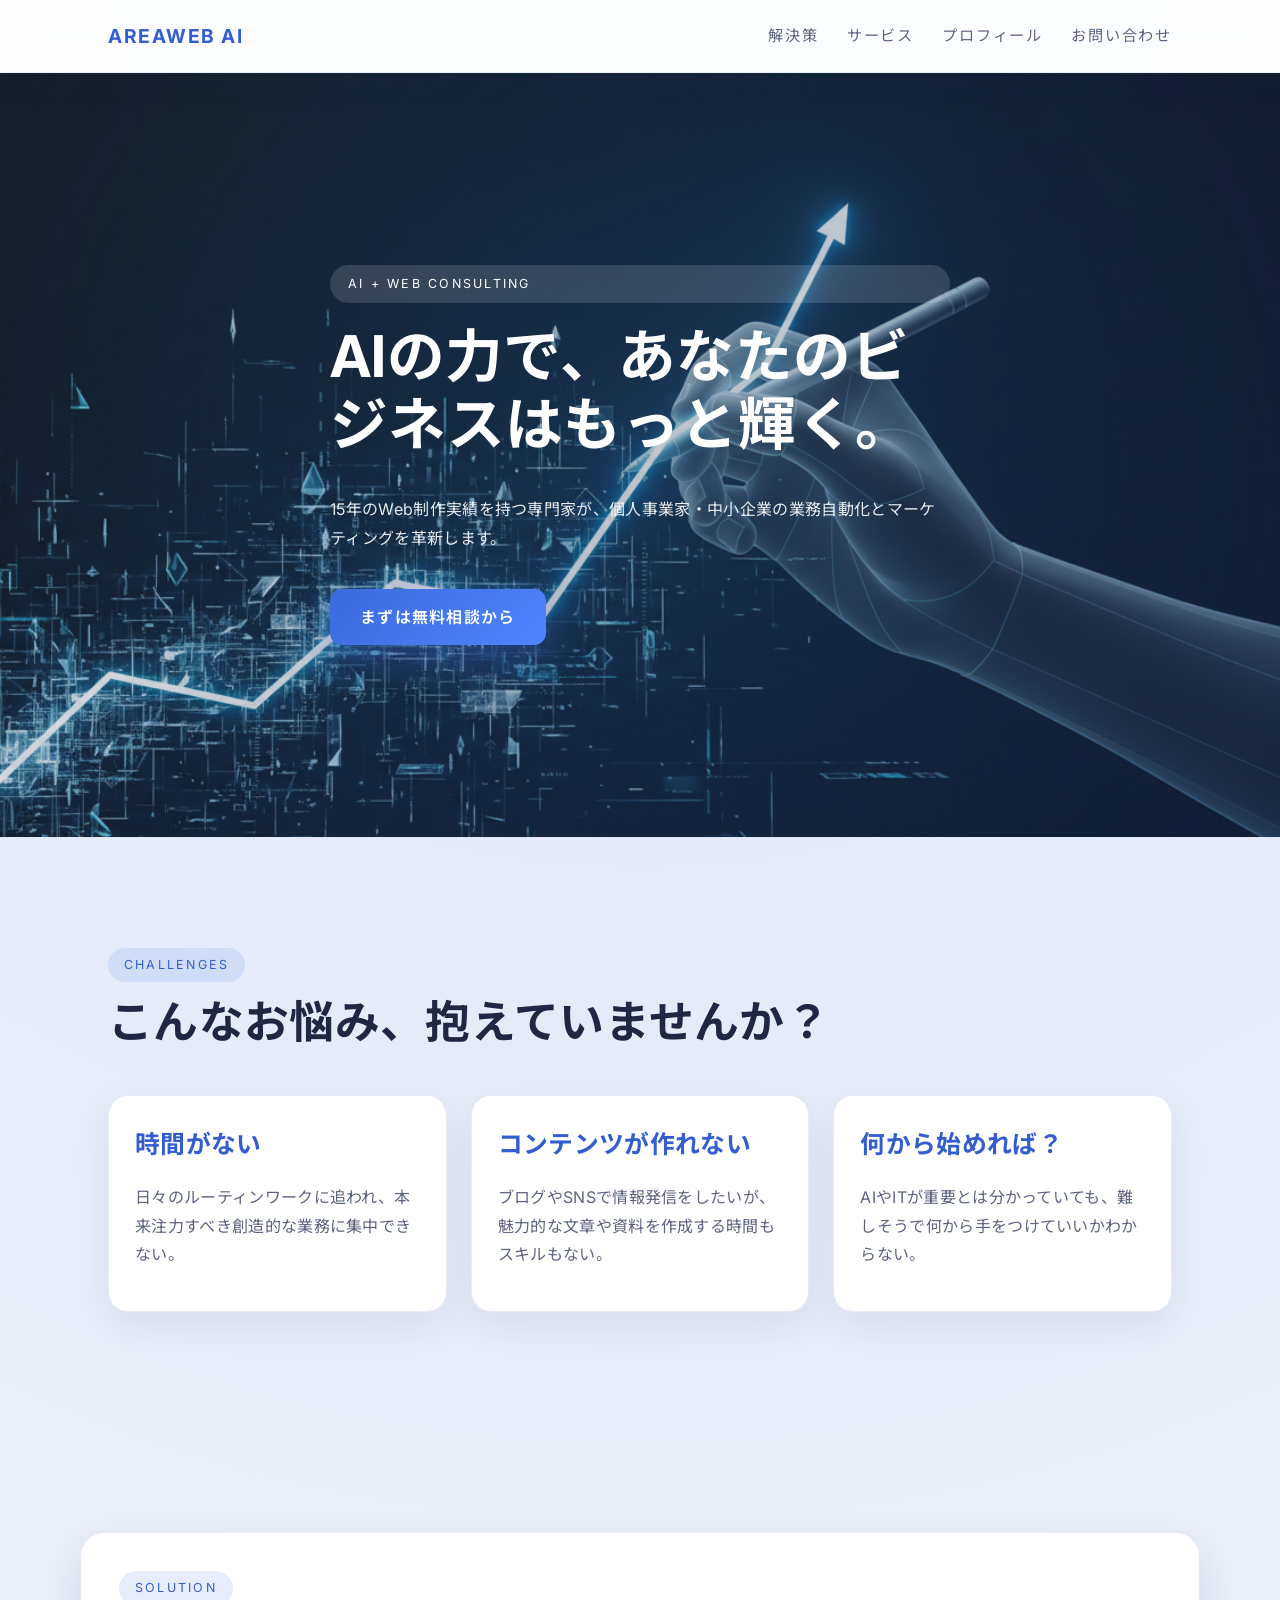
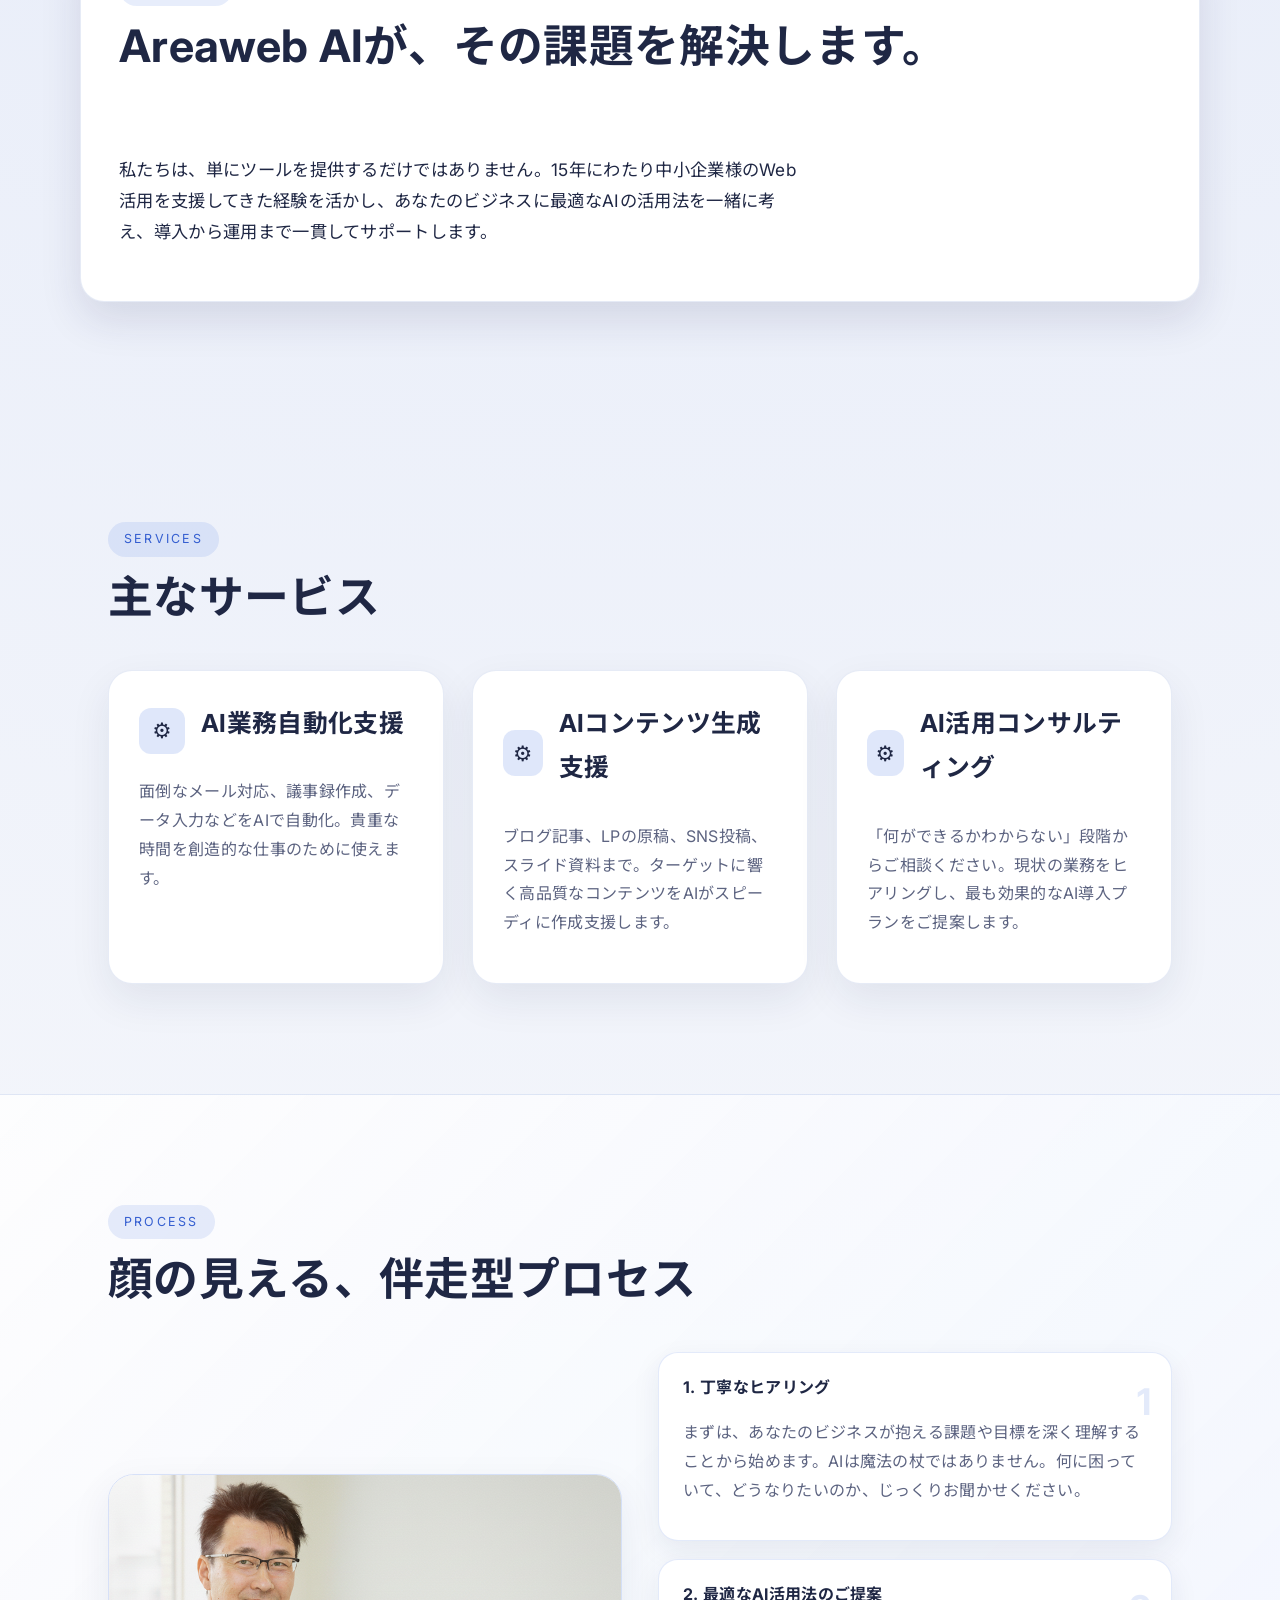
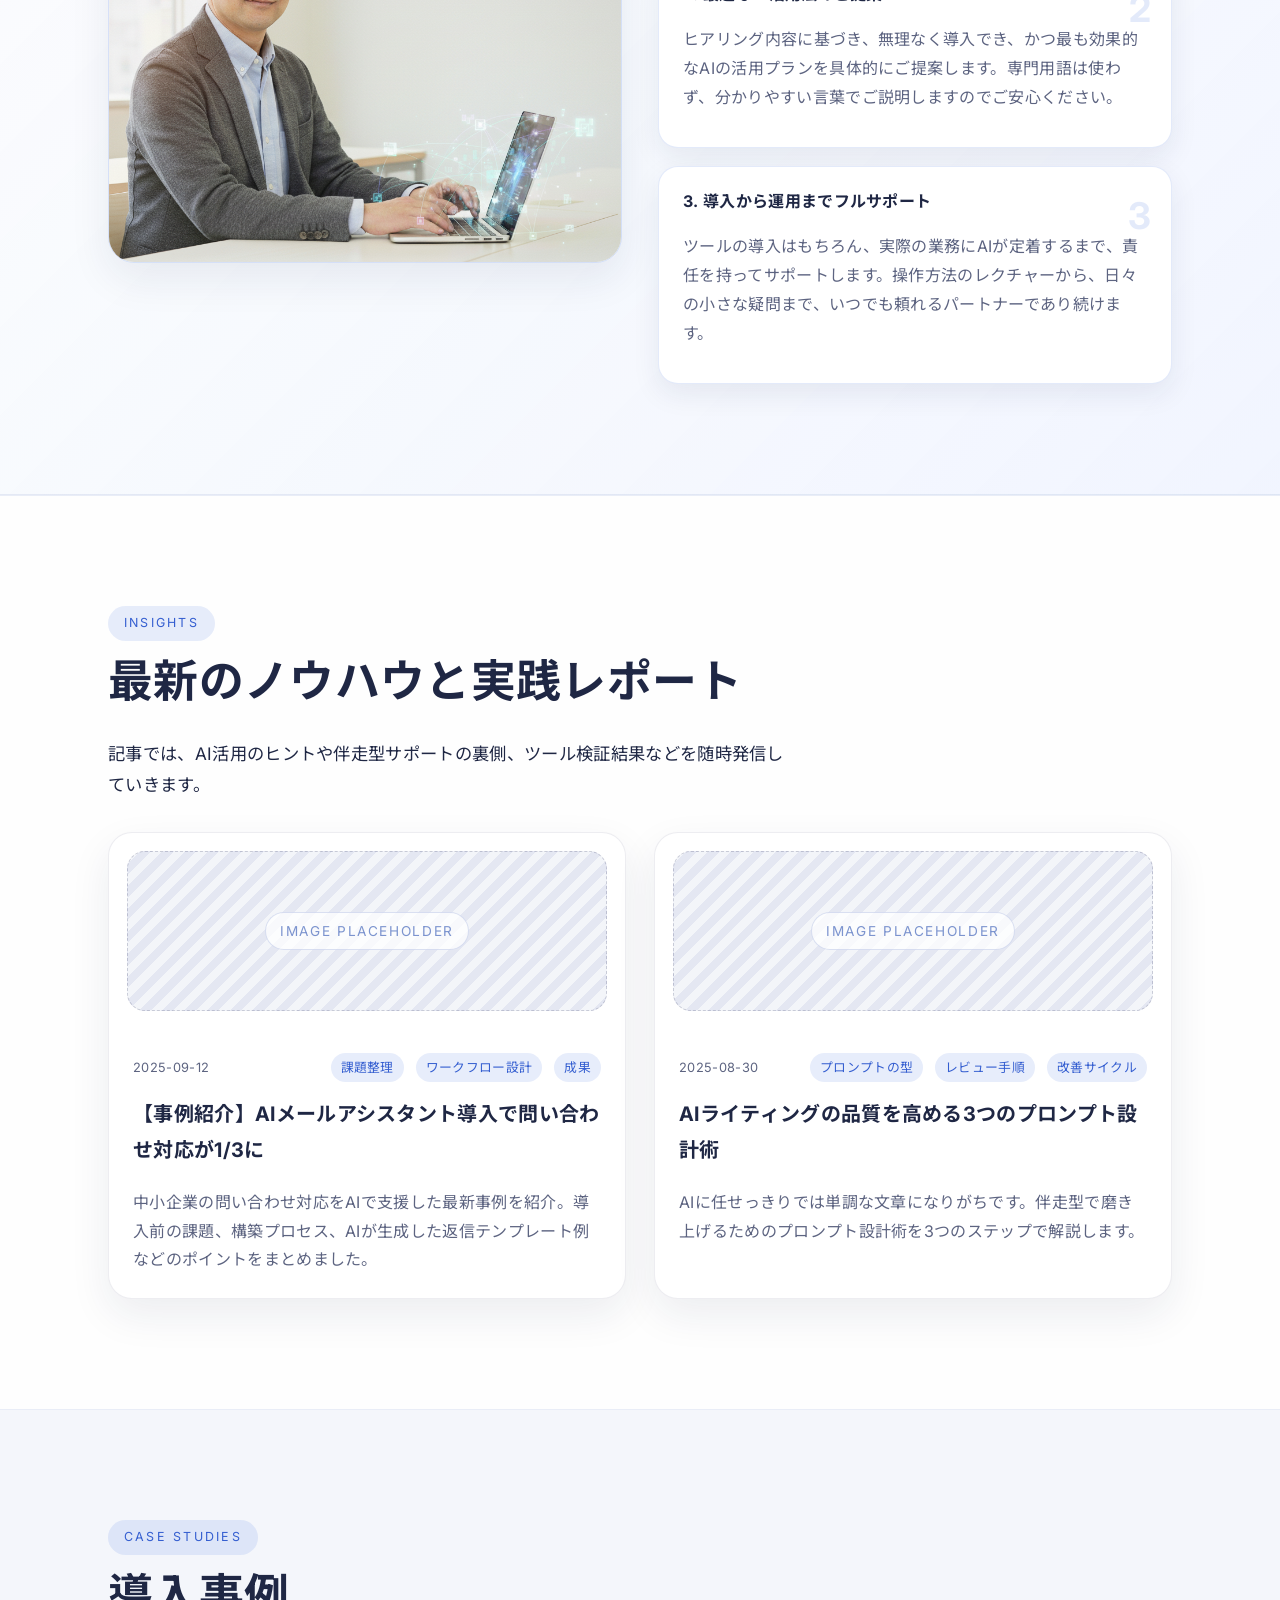
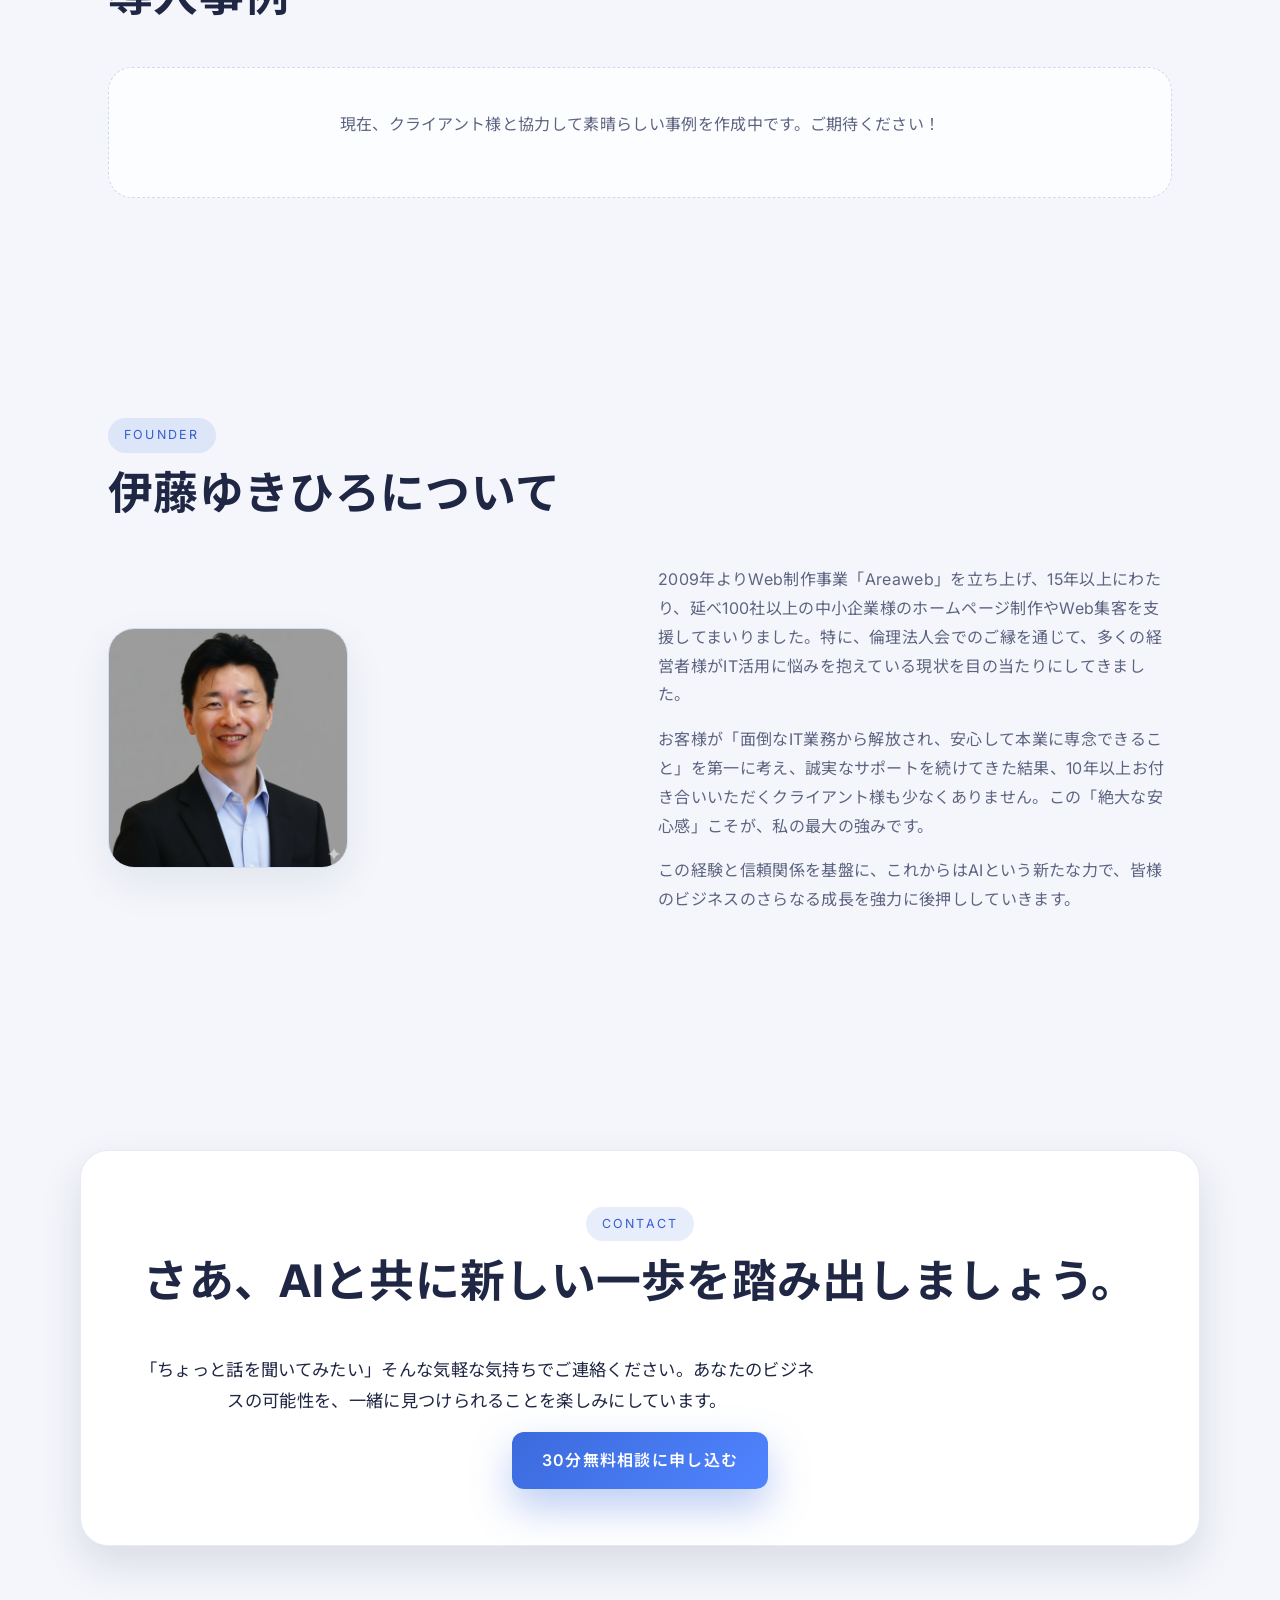
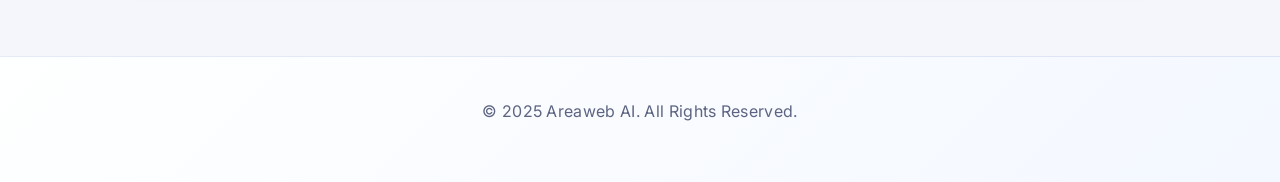
<file: index.html>
<!DOCTYPE html>
<html lang="ja">
<head>
    <meta charset="UTF-8">
    <meta name="viewport" content="width=device-width, initial-scale=1.0">
    <title></title> 
    <link rel="stylesheet" href="styles.css">
</head>
<body>
    
    <!-- JavaScriptによってコンテンツがここに挿入されます -->

    <script src="script.js"></script>
</body>
</html>
</file>
<file: styles.css>
@import url('https://fonts.googleapis.com/css2?family=Inter:wght@400;500;600;700&family=Noto+Sans+JP:wght@400;500;700&display=swap');

:root {
    --bg-main: #f4f6fb;
    --bg-surface: #ffffff;
    --bg-soft: #fdfdff;
    --bg-hero-overlay: rgba(27, 40, 78, 0.72);
    --text-primary: #1f2744;
    --text-secondary: #5d6481;
    --accent: #3b6adc;
    --accent-strong: #345ed0;
    --accent-soft: rgba(59, 106, 220, 0.12);
    --accent-gradient: linear-gradient(135deg, rgba(59,106,220,0.12), rgba(132,167,255,0.28));
    --border: rgba(55, 92, 182, 0.12);
    --shadow-soft: 0 18px 42px rgba(31, 36, 81, 0.12);
    --shadow-card: 0 16px 40px rgba(31, 36, 81, 0.08);
    --font-sans: 'Inter', 'Noto Sans JP', system-ui, -apple-system, BlinkMacSystemFont, 'Segoe UI', sans-serif;
}

* {
    box-sizing: border-box;
}

body {
    margin: 0;
    font-family: var(--font-sans);
    background: radial-gradient(circle at top, rgba(59,106,220,0.12), transparent 45%), var(--bg-main);
    color: var(--text-primary);
    line-height: 1.8;
    letter-spacing: 0.02em;
}

img {
    max-width: 100%;
    display: block;
}

a {
    color: inherit;
}

header {
    position: sticky;
    top: 0;
    z-index: 1000;
    backdrop-filter: blur(14px);
    background: rgba(255, 255, 255, 0.9);
    border-bottom: 1px solid rgba(55, 92, 182, 0.08);
    box-shadow: 0 10px 30px rgba(31, 36, 81, 0.08);
}

.container {
    max-width: 1120px;
    margin: 0 auto;
    padding: 0 28px;
}

header .container {
    height: 72px;
    display: flex;
    align-items: center;
    justify-content: space-between;
    gap: 20px;
}

.logo {
    font-size: 1.2rem;
    font-weight: 700;
    letter-spacing: 0.08em;
    text-transform: uppercase;
    color: var(--accent-strong);
}

nav {
    position: relative;
}

nav ul {
    list-style: none;
    display: flex;
    gap: 28px;
    margin: 0;
    padding: 0;
    font-size: 0.95rem;
    text-transform: uppercase;
    letter-spacing: 0.12em;
}

nav a {
    text-decoration: none;
    color: var(--text-secondary);
    transition: color 0.3s ease;
}

nav a:hover {
    color: var(--accent-strong);
}

.nav-toggle {
    display: none;
}

main section {
    padding: 110px 0;
}

.section-intro {
    margin-bottom: 32px;
}

.section-tag {
    display: inline-block;
    padding: 6px 16px;
    border-radius: 999px;
    background: rgba(59,106,220,0.12);
    color: var(--accent-strong);
    font-size: 0.78rem;
    letter-spacing: 0.18em;
}

h1, h2, h3, h4 {
    font-family: var(--font-sans);
    font-weight: 700;
    margin: 0 0 16px 0;
    color: var(--text-primary);
}

#hero h1 {
    color: #ffffff;
}

h1 {
    font-size: clamp(2.6rem, 5vw, 3.6rem);
    line-height: 1.18;
}

h2 {
    font-size: clamp(2rem, 4vw, 2.8rem);
}

h3 {
    font-size: 1.55rem;
}

p {
    margin: 0 0 16px 0;
    color: var(--text-secondary);
}

.lead {
    font-size: 1.08rem;
    color: var(--text-primary);
    max-width: 680px;
}

#hero {
    position: relative;
    min-height: 85vh;
    display: flex;
    align-items: center;
    overflow: hidden;
    border-bottom: 1px solid rgba(55, 92, 182, 0.12);
    background: var(--bg-soft);
}

#hero video {
    position: absolute;
    top: 50%;
    left: 50%;
    width: 100%;
    height: 100%;
    object-fit: cover;
    transform: translate(-50%, -50%);
    filter: saturate(1.1) contrast(0.95);
}

.hero-gradient {
    position: absolute;
    inset: 0;
    background: linear-gradient(135deg, rgba(255,255,255,0.05), rgba(27,40,78,0.45));
}

#hero .container {
    position: relative;
    z-index: 2;
}

.hero-copy {
    max-width: 620px;
    display: flex;
    flex-direction: column;
    gap: 20px;
    color: #ffffff;
}

.hero-copy p {
    color: rgba(255,255,255,0.9);
}

.hero-badge {
    display: inline-flex;
    align-items: center;
    gap: 8px;
    padding: 8px 18px;
    border-radius: 999px;
    background: rgba(255,255,255,0.14);
    color: #ffffff;
    letter-spacing: 0.18em;
    font-size: 0.78rem;
    text-transform: uppercase;
}

.cta-button {
    align-self: flex-start;
    display: inline-flex;
    align-items: center;
    gap: 10px;
    padding: 14px 30px;
    border-radius: 12px;
    background: linear-gradient(135deg, rgba(59,106,220,1), rgba(80,132,255,1));
    color: #fff;
    text-decoration: none;
    font-weight: 600;
    letter-spacing: 0.08em;
    transition: transform 0.3s ease, box-shadow 0.3s ease;
    box-shadow: 0 18px 40px rgba(59,106,220,0.35);
}

.cta-button:hover {
    transform: translateY(-3px);
    box-shadow: 0 22px 48px rgba(59,106,220,0.45);
}

.card-grid {
    display: grid;
    grid-template-columns: repeat(auto-fit, minmax(240px, 1fr));
    gap: 24px;
}

.card {
    padding: 26px;
    border-radius: 20px;
    background: var(--bg-surface);
    border: 1px solid var(--border);
    box-shadow: var(--shadow-card);
}

.card h3 {
    color: var(--accent-strong);
}

.split {
    display: flex;
    flex-direction: column;
    gap: 20px;
    background: var(--bg-surface);
    padding: 38px;
    border-radius: 24px;
    border: 1px solid var(--border);
    box-shadow: var(--shadow-soft);
}

.service-grid {
    display: grid;
    grid-template-columns: repeat(auto-fit, minmax(280px, 1fr));
    gap: 28px;
}

.service-card {
    padding: 30px;
    border-radius: 24px;
    background: var(--bg-surface);
    border: 1px solid var(--border);
    position: relative;
    overflow: hidden;
    transition: transform 0.3s ease, border-color 0.3s ease;
    box-shadow: var(--shadow-card);
}

.service-card::before {
    content: '';
    position: absolute;
    inset: 0;
    background: var(--accent-gradient);
    opacity: 0;
    transition: opacity 0.3s ease;
    z-index: 0;
}

.service-card:hover {
    transform: translateY(-6px);
    border-color: rgba(59,106,220,0.28);
}

.service-card:hover::before {
    opacity: 1;
}

.service-card__header {
    position: relative;
    z-index: 1;
    display: flex;
    align-items: center;
    gap: 16px;
    margin-bottom: 16px;
}

.service-icon {
    display: inline-flex;
    align-items: center;
    justify-content: center;
    width: 46px;
    height: 46px;
    border-radius: 12px;
    background: rgba(59,106,220,0.16);
    font-size: 1.35rem;
}

.service-card p {
    position: relative;
    z-index: 1;
}

#blog {
    background: rgba(255,255,255,0.88);
    border-top: 1px solid rgba(55, 92, 182, 0.1);
    border-bottom: 1px solid rgba(55, 92, 182, 0.1);
}

.blog-grid {
    display: grid;
    grid-template-columns: repeat(auto-fit, minmax(280px, 1fr));
    gap: 28px;
}

.blog-card {
    background: var(--bg-surface);
    border: 1px solid rgba(31,36,81,0.08);
    border-radius: 24px;
    box-shadow: var(--shadow-card);
    display: flex;
    flex-direction: column;
    overflow: hidden;
    transition: transform 0.3s ease, box-shadow 0.3s ease;
}

.blog-card:hover {
    transform: translateY(-6px);
    box-shadow: 0 22px 52px rgba(31,36,81,0.14);
}

.blog-card__media {
    height: 180px;
    background: #f1f3f8;
    border-bottom: 1px solid rgba(55,92,182,0.12);
    display: flex;
    align-items: center;
    justify-content: center;
    color: #98a0bb;
    font-size: 0.85rem;
    letter-spacing: 0.12em;
    text-transform: uppercase;
}

.blog-card__media.placeholder {
    background: repeating-linear-gradient(135deg, #f3f5f9, #f3f5f9 8px, #e4e7f2 8px, #e4e7f2 16px);
    border: 1px dashed rgba(31,36,81,0.2);
    margin: 18px;
    border-radius: 18px;
    height: 160px;
}

.blog-card__media.placeholder span {
    background: rgba(255,255,255,0.75);
    padding: 6px 14px;
    border-radius: 999px;
    color: rgba(55, 92, 182, 0.65);
    border: 1px solid rgba(55,92,182,0.18);
}

.blog-card__body {
    padding: 24px;
    display: flex;
    flex-direction: column;
    gap: 14px;
}

.blog-card__meta {
    display: flex;
    align-items: center;
    justify-content: space-between;
    font-size: 0.8rem;
    color: var(--text-secondary);
}

.blog-card__meta ul {
    list-style: none;
    display: flex;
    gap: 12px;
    margin: 0;
    padding: 0;
}

.blog-card__meta li {
    padding: 3px 10px;
    border-radius: 999px;
    background: rgba(59,106,220,0.12);
    color: var(--accent-strong);
}

.blog-card h3 {
    font-size: 1.25rem;
    margin-bottom: 6px;
}

.blog-card p {
    margin: 0;
}

#approach {
    background: linear-gradient(135deg, rgba(255,255,255,0.8), rgba(241,245,255,0.9));
    border-top: 1px solid rgba(55, 92, 182, 0.12);
    border-bottom: 1px solid rgba(55, 92, 182, 0.12);
}

#approach .approach-content {
    display: grid;
    grid-template-columns: repeat(auto-fit, minmax(280px, 1fr));
    gap: 36px;
    align-items: center;
}

#approach .approach-image {
    border-radius: 26px;
    overflow: hidden;
    box-shadow: var(--shadow-card);
    border: 1px solid rgba(59,106,220,0.18);
}

#approach .approach-steps {
    display: flex;
    flex-direction: column;
    gap: 18px;
}

#approach .step {
    padding: 20px 24px;
    border-radius: 20px;
    background: var(--bg-surface);
    border: 1px solid rgba(59,106,220,0.14);
    position: relative;
    box-shadow: 0 10px 28px rgba(31,36,81,0.08);
}

#approach .step::before {
    content: attr(data-step);
    position: absolute;
    top: 16px;
    right: 20px;
    font-size: 2.3rem;
    font-weight: 700;
    color: rgba(59,106,220,0.14);
}

.profile-content {
    display: grid;
    grid-template-columns: repeat(auto-fit, minmax(260px, 1fr));
    gap: 36px;
    align-items: center;
}

.profile-image {
    width: 240px;
    height: 240px;
    border-radius: 26px;
    overflow: hidden;
    border: 1px solid rgba(59,106,220,0.18);
    box-shadow: var(--shadow-card);
}

.profile-image img {
    width: 100%;
    height: 100%;
    object-fit: cover;
}

.contact-surface {
    background: var(--bg-surface);
    border-radius: 28px;
    padding: 56px;
    border: 1px solid var(--border);
    box-shadow: var(--shadow-soft);
    text-align: center;
}

.case-placeholder {
    padding: 42px;
    border-radius: 24px;
    background: rgba(255,255,255,0.72);
    border: 1px dashed rgba(59,106,220,0.24);
    text-align: center;
    color: var(--text-secondary);
}

footer {
    padding: 40px 0;
    border-top: 1px solid rgba(55, 92, 182, 0.12);
    background: linear-gradient(135deg, rgba(255,255,255,0.95), rgba(244,247,255,0.95));
    text-align: center;
    color: var(--text-secondary);
}

@media (max-width: 960px) {
    nav ul {
        position: absolute;
        top: 64px;
        right: 0;
        flex-direction: column;
        background: rgba(255,255,255,0.94);
        backdrop-filter: blur(16px);
        padding: 18px 24px;
        border: 1px solid rgba(55,92,182,0.12);
        border-radius: 16px;
        transform: translateY(-12px);
        opacity: 0;
        pointer-events: none;
        transition: opacity 0.3s ease;
        box-shadow: 0 14px 30px rgba(31,36,81,0.12);
    }

    nav ul.open {
        opacity: 1;
        pointer-events: auto;
    }

    .nav-toggle {
        display: inline-flex;
        align-items: center;
        justify-content: center;
        width: 42px;
        height: 42px;
        border-radius: 12px;
        border: 1px solid rgba(59,106,220,0.22);
        background: rgba(59,106,220,0.1);
        color: var(--accent-strong);
        font-size: 1.1rem;
    }

    main section {
        padding: 90px 0;
    }

    .split {
        padding: 26px;
    }

    .contact-surface {
        padding: 40px 28px;
    }
}

@media (max-width: 640px) {
    header .container {
        padding: 0 18px;
    }

    .container {
        padding: 0 22px;
    }

    .card,
    .service-card,
    .step {
        padding: 22px;
    }

    .blog-card__media.placeholder {
        margin: 16px;
    }

    .profile-image {
        width: 200px;
        height: 200px;
    }
}
</file>
